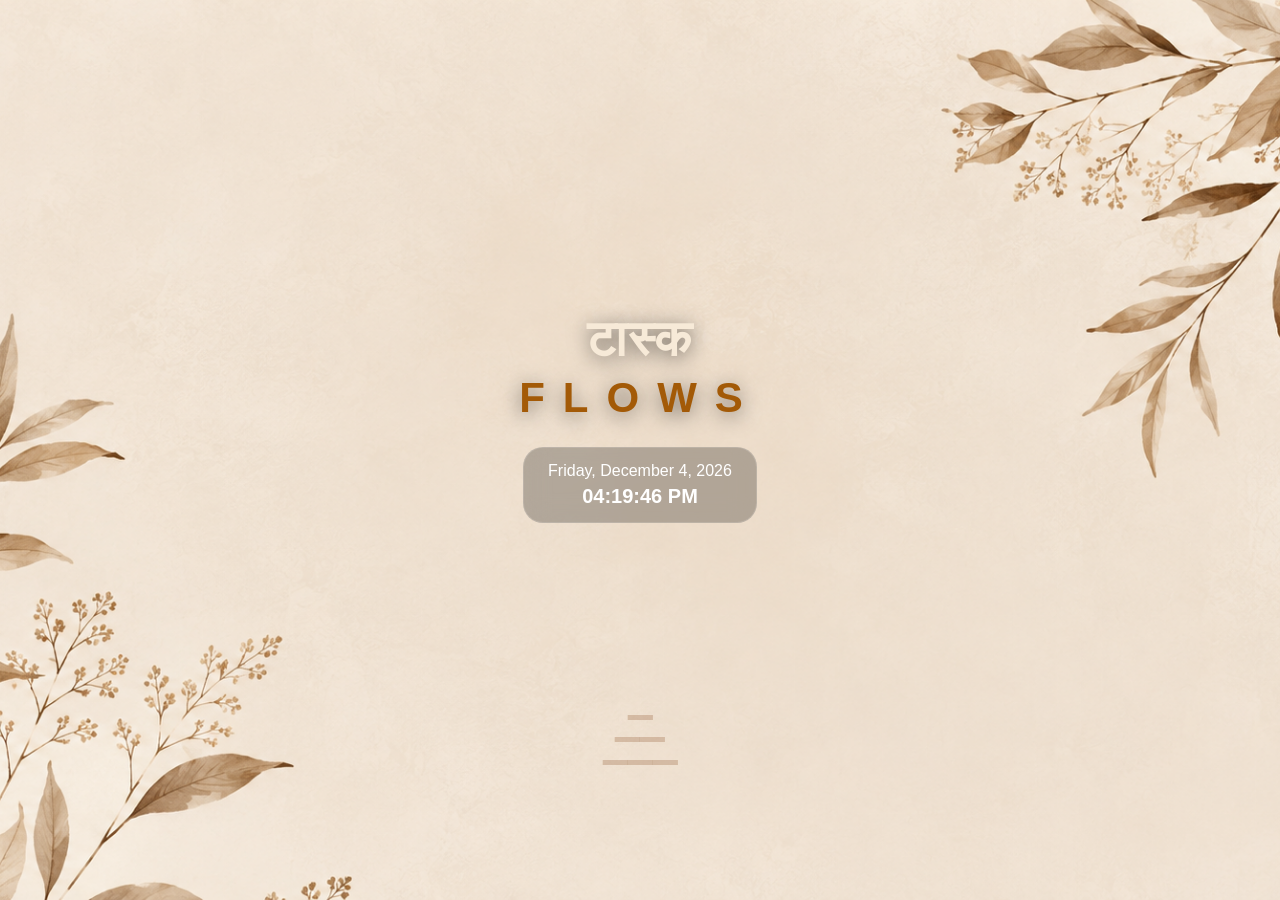
<file: index.html>
<!DOCTYPE html>
<html lang="en">
<head>
<meta charset="UTF-8">
<meta name="viewport" content="width=device-width, initial-scale=1.0">
<title>TaskFlows</title>

<style>
*{
    margin:0;
    padding:0;
    box-sizing:border-box;
    font-family:Arial,sans-serif;
}

body{
    overflow:hidden;
    color:white;
}

/* ===== LANDING SCREEN ===== */
#landing{
    position:relative;
    width:100%;
    height:100vh;
    display:flex;
    flex-direction:column;
    justify-content:center;
    align-items:center;
    overflow:hidden;
}

/* Responsive PNG Background */
#landing::before{
    content:"";
    position:absolute;
    inset:0;

    background-image:url("./images/vibes.png");
    background-repeat:no-repeat;
    background-position:center center;
    background-size:cover;

    z-index:0;
}

/* Mobile: show full PNG without cropping */
@media (max-width:768px){
    #landing::before{
        background-size:contain;
        background-color:#0f0a08;
    }
}

/* Keep content above background */
#landing > *{
    position:relative;
    z-index:1;
}

/* Logo */
.logo1{
    font-size:50px;
    font-weight:bold;
    color:#f7ead8;
    letter-spacing:2px;
    text-shadow:0 4px 20px rgba(0,0,0,.5);
}

.logo2{
    font-size:42px;
    font-weight:bold;
    color:#a35a07;
    letter-spacing:18px;
    margin-top:5px;
    text-shadow:0 4px 20px rgba(0,0,0,.5);
}

/* Date & Time Card */
.datetime{
    margin-top:25px;
    text-align:center;
    background:rgba(0,0,0,.25);
    backdrop-filter:blur(12px);
    -webkit-backdrop-filter:blur(12px);
    padding:14px 24px;
    border-radius:20px;
    border:1px solid rgba(255,255,255,.15);
}

#date{
    font-size:16px;
    margin-bottom:5px;
}

#time{
    font-size:20px;
    font-weight:bold;
}

/* Swipe Indicator */
.swipe-indicator{
    bottom: -200px;
    text-align:center;
    font-size:32px;
    line-height:0.7;
    color:#79390e3a;
    animation:floatUp 1.5s infinite;
}

@keyframes floatUp{
    0%,100%{
        transform:translateY(0);
        opacity:0.5;
    }
    50%{
        transform:translateY(-12px);
        opacity:1;
    }
}
</style>
</head>

<body>

<div id="landing">

    <div class="logo1">टास्क</div>
    <div class="logo2">FLOWS</div>

    <div class="datetime">
        <div id="date"></div>
        <div id="time"></div>
    </div>

    <div class="swipe-indicator">▔<br>▔▔<br>▔▔▔</div>

</div>

<script>

// Redirect to Home Page
function enterApp(){
    window.location.href = "home.html";
}

// Live Date & Time
function updateDateTime(){

    const now = new Date();

    document.getElementById("date").innerText =
    now.toLocaleDateString("en-US",{
        weekday:"long",
        year:"numeric",
        month:"long",
        day:"numeric"
    });

    document.getElementById("time").innerText =
    now.toLocaleTimeString("en-US",{
        hour:"2-digit",
        minute:"2-digit",
        second:"2-digit"
    });
}

updateDateTime();
setInterval(updateDateTime,1000);

// Swipe Up Redirect
let startY = 0;

document.addEventListener("touchstart",(e)=>{
    startY = e.touches[0].clientY;
});

document.addEventListener("touchend",(e)=>{
    const endY = e.changedTouches[0].clientY;

    if(startY - endY > 80){
        enterApp();
    }
});

// Desktop Click Redirect
document.addEventListener("click",()=>{
    enterApp();
});

</script>

</body>
</html>
</file>
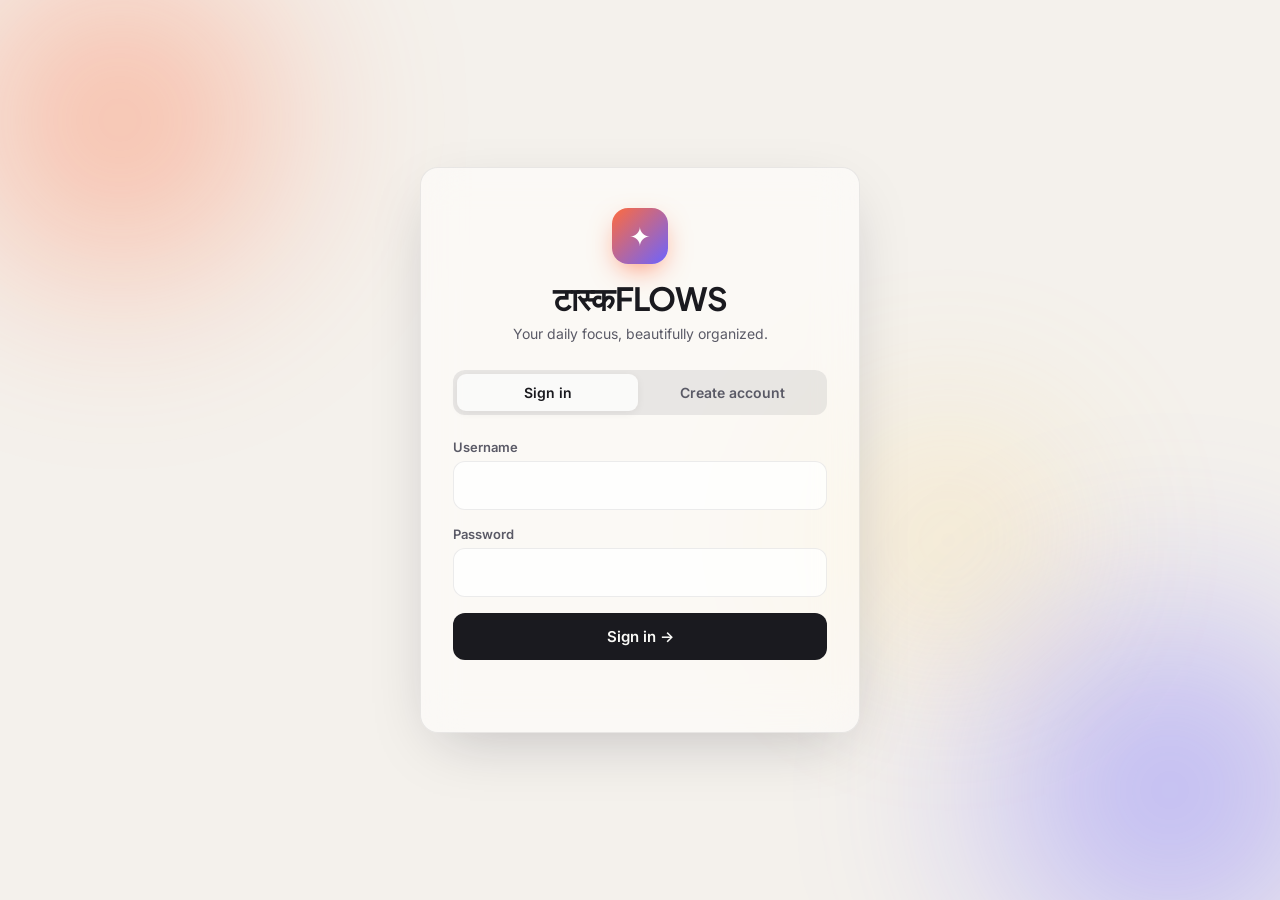
<file: home.html>
<!DOCTYPE html>
<html lang="en" data-theme="light">
<head>
  <meta charset="UTF-8" />
  <meta name="viewport" content="width=device-width, initial-scale=1.0" />
  <title>टास्कFLOWS — Your Daily Focus</title>
  <link rel="preconnect" href="https://fonts.googleapis.com">
  <link rel="preconnect" href="https://fonts.gstatic.com" crossorigin>
  <link href="https://fonts.googleapis.com/css2?family=Plus+Jakarta+Sans:wght@400;500;600;700;800&family=Inter:wght@400;500;600&display=swap" rel="stylesheet">
  <link rel="stylesheet" href="style.css" />
</head>
<body>
  <div class="bg-orbs">
    <div class="orb orb-1"></div>
    <div class="orb orb-2"></div>
    <div class="orb orb-3"></div>
  </div>

  <!-- AUTH SCREEN -->
  <section id="auth-screen" class="auth-screen">
    <div class="auth-card glass">
      <div class="brand">
        <div class="brand-logo">✦</div>
        <h1>टास्कFLOWS</h1>
        <p class="brand-tag">Your daily focus, beautifully organized.</p>
      </div>

      <div class="tabs">
        <button class="tab active" data-tab="login">Sign in</button>
        <button class="tab" data-tab="signup">Create account</button>
      </div>

      <form id="login-form" class="auth-form active">
        <label>Username
          <input type="text" id="login-username" autocomplete="username" required />
        </label>
        <label>Password
          <input type="password" id="login-password" autocomplete="current-password" required />
        </label>
        <button type="submit" class="btn-primary">Sign in →</button>
        <p class="form-msg" id="login-msg"></p>
      </form>

      <form id="signup-form" class="auth-form">
        <label>Username
          <input type="text" id="signup-username" autocomplete="username" required minlength="2" />
        </label>
        <label>Password
          <input type="password" id="signup-password" autocomplete="new-password" required minlength="4" />
        </label>
        <button type="submit" class="btn-primary">Create account →</button>
        <p class="form-msg" id="signup-msg"></p>
      </form>
    </div>
  </section>

  <!-- APP SCREEN -->
  <section id="app-screen" class="app-screen hidden">
    <header class="app-header glass">
      <div class="header-left">
        <div class="brand-logo small">✦</div>
        <div>
          <h2>Hello, <span id="user-name">there</span></h2>
          <p class="date" id="today-date"></p>
        </div>
      </div>
      <div class="header-right">
        <button class="icon-btn" id="theme-toggle" title="Toggle theme" aria-label="Toggle theme">
          <span class="theme-icon">🌙</span>
        </button>
        <button class="btn-ghost" id="logout-btn">Logout</button>
      </div>
    </header>

    <main class="app-main">
      <section class="stats">
        <div class="stat glass">
          <span class="stat-num" id="stat-total">0</span>
          <span class="stat-label">Total</span>
        </div>
        <div class="stat glass">
          <span class="stat-num" id="stat-active">0</span>
          <span class="stat-label">Active</span>
        </div>
        <div class="stat glass">
          <span class="stat-num" id="stat-done">0</span>
          <span class="stat-label">Completed</span>
        </div>
      </section>

      <form id="task-form" class="task-form glass">
        <input type="text" id="task-input" placeholder="What needs to be done today?" maxlength="200" required />
        <button type="submit" class="btn-primary">+ Add</button>
      </form>

      <div class="filters">
        <button class="filter active" data-filter="all">All</button>
        <button class="filter" data-filter="active">Active</button>
        <button class="filter" data-filter="completed">Completed</button>
      </div>

      <ul id="task-list" class="task-list"></ul>

      <div id="empty-state" class="empty-state hidden">
        <div class="empty-illus">✺</div>
        <h3>All clear here</h3>
        <p>Add your first task above and start your flow.</p>
      </div>
    </main>

    <footer class="app-footer">
      <p>Crafted with care · टास्कFLOWS</p>
    </footer>
  </section>

  <div id="toast" class="toast hidden"></div>

  <script src="script.js"></script>
</body>
</html>
</file>
<file: style.css>
:root {
  --bg: #f4f1ec;
  --bg-2: #ece7df;
  --text: #1a1a1f;
  --text-soft: #5a5a66;
  --muted: #8a8a96;
  --primary: #1a1a1f;
  --primary-text: #fafaf7;
  --accent: #ff6b3d;
  --accent-2: #6c63ff;
  --surface: rgba(255,255,255,0.55);
  --surface-strong: rgba(255,255,255,0.75);
  --border: rgba(20,20,30,0.08);
  --shadow: 0 20px 60px -20px rgba(20,20,40,0.25);
  --radius: 18px;
  --radius-sm: 12px;
  --transition: 220ms cubic-bezier(.4,0,.2,1);
}

[data-theme="dark"] {
  --bg: #0e0e13;
  --bg-2: #16161d;
  --text: #f2f2f5;
  --text-soft: #b6b6c2;
  --muted: #7a7a88;
  --primary: #f2f2f5;
  --primary-text: #0e0e13;
  --accent: #ff7a52;
  --accent-2: #8a82ff;
  --surface: rgba(28,28,38,0.55);
  --surface-strong: rgba(36,36,48,0.8);
  --border: rgba(255,255,255,0.08);
  --shadow: 0 20px 60px -20px rgba(0,0,0,0.6);
}

* { box-sizing: border-box; margin: 0; padding: 0; }

html, body { height: 100%; }

body {
  font-family: 'Inter', system-ui, -apple-system, sans-serif;
  background: var(--bg);
  color: var(--text);
  min-height: 100vh;
  overflow-x: hidden;
  position: relative;
  transition: background var(--transition), color var(--transition);
}

h1, h2, h3 { font-family: 'Plus Jakarta Sans', sans-serif; font-weight: 700; letter-spacing: -0.02em; }

/* Background orbs */
.bg-orbs { position: fixed; inset: 0; overflow: hidden; z-index: 0; pointer-events: none; }
.orb { position: absolute; border-radius: 50%; filter: blur(80px); opacity: 0.5; }
.orb-1 { width: 480px; height: 480px; background: radial-gradient(circle, var(--accent), transparent 70%); top: -120px; left: -120px; animation: float 18s ease-in-out infinite; }
.orb-2 { width: 540px; height: 540px; background: radial-gradient(circle, var(--accent-2), transparent 70%); bottom: -160px; right: -160px; animation: float 22s ease-in-out infinite reverse; }
.orb-3 { width: 360px; height: 360px; background: radial-gradient(circle, #ffd166, transparent 70%); top: 40%; left: 60%; opacity: 0.3; animation: float 26s ease-in-out infinite; }

@keyframes float {
  0%,100% { transform: translate(0,0) scale(1); }
  50% { transform: translate(40px, -30px) scale(1.08); }
}

/* Glass */
.glass {
  background: var(--surface);
  backdrop-filter: blur(20px) saturate(160%);
  -webkit-backdrop-filter: blur(20px) saturate(160%);
  border: 1px solid var(--border);
  border-radius: var(--radius);
  box-shadow: var(--shadow);
}

.hidden { display: none !important; }

/* ===== AUTH ===== */
.auth-screen {
  position: relative; z-index: 1;
  min-height: 100vh;
  display: flex; align-items: center; justify-content: center;
  padding: 24px;
}

.auth-card {
  width: 100%;
  max-width: 440px;
  padding: 40px 32px;
  animation: rise 600ms cubic-bezier(.2,.8,.2,1);
}

.brand { text-align: center; margin-bottom: 28px; }
.brand-logo {
  display: inline-flex; align-items: center; justify-content: center;
  width: 56px; height: 56px;
  border-radius: 16px;
  background: linear-gradient(135deg, var(--accent), var(--accent-2));
  color: white; font-size: 26px; margin-bottom: 14px;
  box-shadow: 0 10px 30px -10px var(--accent);
}
.brand-logo.small { width: 42px; height: 42px; font-size: 20px; border-radius: 12px; margin-bottom: 0; }
.brand h1 { font-size: 32px; margin-bottom: 6px; }
.brand-tag { color: var(--text-soft); font-size: 14px; }

.tabs {
  display: flex; gap: 4px; padding: 4px;
  background: var(--border);
  border-radius: 12px; margin-bottom: 24px;
}
.tab {
  flex: 1; padding: 10px; border: none; background: transparent;
  color: var(--text-soft); font-weight: 600; font-size: 14px;
  border-radius: 9px; cursor: pointer; font-family: inherit;
  transition: all var(--transition);
}
.tab.active { background: var(--surface-strong); color: var(--text); box-shadow: 0 2px 8px rgba(0,0,0,0.06); }

.auth-form { display: none; flex-direction: column; gap: 16px; }
.auth-form.active { display: flex; animation: fade 400ms; }
.auth-form label { display: flex; flex-direction: column; gap: 6px; font-size: 13px; font-weight: 600; color: var(--text-soft); }
.auth-form input, .task-form input {
  padding: 14px 16px; border-radius: 12px;
  border: 1px solid var(--border);
  background: var(--surface-strong); color: var(--text);
  font: inherit; font-size: 15px;
  transition: all var(--transition);
}
.auth-form input:focus, .task-form input:focus {
  outline: none; border-color: var(--accent);
  box-shadow: 0 0 0 4px color-mix(in srgb, var(--accent) 18%, transparent);
}

.btn-primary {
  padding: 14px 20px; border: none; border-radius: 12px;
  background: var(--primary); color: var(--primary-text);
  font: inherit; font-weight: 600; font-size: 15px;
  cursor: pointer; transition: all var(--transition);
  font-family: inherit;
}
.btn-primary:hover { transform: translateY(-1px); box-shadow: 0 10px 24px -10px var(--primary); }
.btn-primary:active { transform: translateY(0); }

.btn-ghost {
  padding: 9px 16px; border: 1px solid var(--border);
  background: transparent; color: var(--text);
  border-radius: 10px; font: inherit; font-weight: 600; font-size: 13px;
  cursor: pointer; transition: all var(--transition); font-family: inherit;
}
.btn-ghost:hover { background: var(--surface-strong); }

.form-msg { font-size: 13px; color: var(--accent); min-height: 16px; }
.form-msg.success { color: #1aa672; }

/* ===== APP ===== */
.app-screen {
  position: relative; z-index: 1;
  min-height: 100vh;
  max-width: 820px;
  margin: 0 auto;
  padding: 28px 20px 60px;
  display: flex; flex-direction: column; gap: 24px;
  animation: fade 500ms;
}

.app-header {
  padding: 18px 22px;
  display: flex; align-items: center; justify-content: space-between;
  gap: 16px;
}
.header-left { display: flex; align-items: center; gap: 14px; }
.header-left h2 { font-size: 20px; }
.date { font-size: 12px; color: var(--muted); margin-top: 2px; }
.header-right { display: flex; align-items: center; gap: 10px; }

.icon-btn {
  width: 40px; height: 40px; border-radius: 10px;
  border: 1px solid var(--border); background: var(--surface-strong);
  cursor: pointer; font-size: 18px;
  display: flex; align-items: center; justify-content: center;
  transition: all var(--transition);
}
.icon-btn:hover { transform: rotate(-12deg) scale(1.05); }

.app-main { display: flex; flex-direction: column; gap: 20px; }

.stats { display: grid; grid-template-columns: repeat(3, 1fr); gap: 12px; }
.stat { padding: 18px; display: flex; flex-direction: column; align-items: center; gap: 4px; }
.stat-num { font-family: 'Plus Jakarta Sans'; font-size: 28px; font-weight: 700; color: var(--text); }
.stat-label { font-size: 12px; color: var(--muted); text-transform: uppercase; letter-spacing: 0.08em; }

.task-form {
  padding: 12px;
  display: flex; gap: 10px;
}
.task-form input { flex: 1; }

.filters { display: flex; gap: 8px; }
.filter {
  padding: 8px 16px; border: 1px solid var(--border);
  background: var(--surface); color: var(--text-soft);
  border-radius: 999px; font: inherit; font-weight: 600; font-size: 13px;
  cursor: pointer; transition: all var(--transition); font-family: inherit;
}
.filter:hover { color: var(--text); }
.filter.active { background: var(--primary); color: var(--primary-text); border-color: var(--primary); }

.task-list { list-style: none; display: flex; flex-direction: column; gap: 10px; }

.task {
  display: flex; align-items: center; gap: 14px;
  padding: 16px 18px;
  background: var(--surface);
  border: 1px solid var(--border);
  border-radius: 14px;
  backdrop-filter: blur(12px);
  transition: all var(--transition);
  animation: slide-in 350ms cubic-bezier(.2,.8,.2,1);
}
.task:hover { transform: translateY(-2px); box-shadow: 0 12px 24px -16px rgba(0,0,0,0.2); }

.task.completed .task-text { text-decoration: line-through; color: var(--muted); }
.task.completed .check { background: linear-gradient(135deg, var(--accent), var(--accent-2)); border-color: transparent; color: white; }

.check {
  width: 24px; height: 24px; border-radius: 8px;
  border: 2px solid var(--border);
  background: transparent; cursor: pointer;
  display: flex; align-items: center; justify-content: center;
  font-size: 13px; color: transparent;
  transition: all var(--transition); flex-shrink: 0;
}
.check:hover { border-color: var(--accent); }

.task-body { flex: 1; min-width: 0; }
.task-text { font-size: 15px; font-weight: 500; color: var(--text); word-break: break-word; }
.task-time { font-size: 11px; color: var(--muted); margin-top: 3px; }

.del-btn {
  width: 32px; height: 32px; border-radius: 8px;
  border: none; background: transparent; cursor: pointer;
  color: var(--muted); font-size: 16px;
  opacity: 0; transition: all var(--transition); flex-shrink: 0;
  display: flex; align-items: center; justify-content: center;
}
.task:hover .del-btn { opacity: 1; }
.del-btn:hover { background: color-mix(in srgb, var(--accent) 12%, transparent); color: var(--accent); }

.task.removing { animation: slide-out 300ms forwards; }

.empty-state {
  text-align: center; padding: 60px 20px;
  color: var(--text-soft);
}
.empty-illus {
  font-size: 56px; margin-bottom: 14px;
  background: linear-gradient(135deg, var(--accent), var(--accent-2));
  -webkit-background-clip: text; background-clip: text; color: transparent;
}
.empty-state h3 { font-size: 20px; margin-bottom: 6px; color: var(--text); }
.empty-state p { font-size: 14px; }

.app-footer { text-align: center; color: var(--muted); font-size: 12px; padding-top: 12px; }

/* Toast */
.toast {
  position: fixed; bottom: 24px; left: 50%; transform: translateX(-50%);
  background: var(--primary); color: var(--primary-text);
  padding: 14px 22px; border-radius: 12px;
  font-size: 14px; font-weight: 500;
  box-shadow: var(--shadow);
  z-index: 1000; animation: toast-in 300ms;
  max-width: 90%;
}

/* Animations */
@keyframes rise { from { opacity: 0; transform: translateY(20px); } to { opacity: 1; transform: translateY(0); } }
@keyframes fade { from { opacity: 0; } to { opacity: 1; } }
@keyframes slide-in { from { opacity: 0; transform: translateX(-12px); } to { opacity: 1; transform: translateX(0); } }
@keyframes slide-out { to { opacity: 0; transform: translateX(20px); height: 0; padding-top: 0; padding-bottom: 0; margin: 0; } }
@keyframes toast-in { from { opacity: 0; transform: translate(-50%, 20px); } to { opacity: 1; transform: translate(-50%, 0); } }

/* Responsive */
@media (max-width: 560px) {
  .auth-card { padding: 32px 22px; }
  .brand h1 { font-size: 28px; }
  .app-screen { padding: 16px 14px 40px; }
  .app-header { padding: 14px 16px; flex-wrap: wrap; }
  .header-left h2 { font-size: 17px; }
  .stat-num { font-size: 22px; }
  .stat { padding: 14px 8px; }
  .task-form { flex-direction: column; }
  .task-form .btn-primary { width: 100%; }
  .filters { overflow-x: auto; padding-bottom: 4px; }
  .filter { white-space: nowrap; }
  .del-btn { opacity: 1; }
}
</file>
